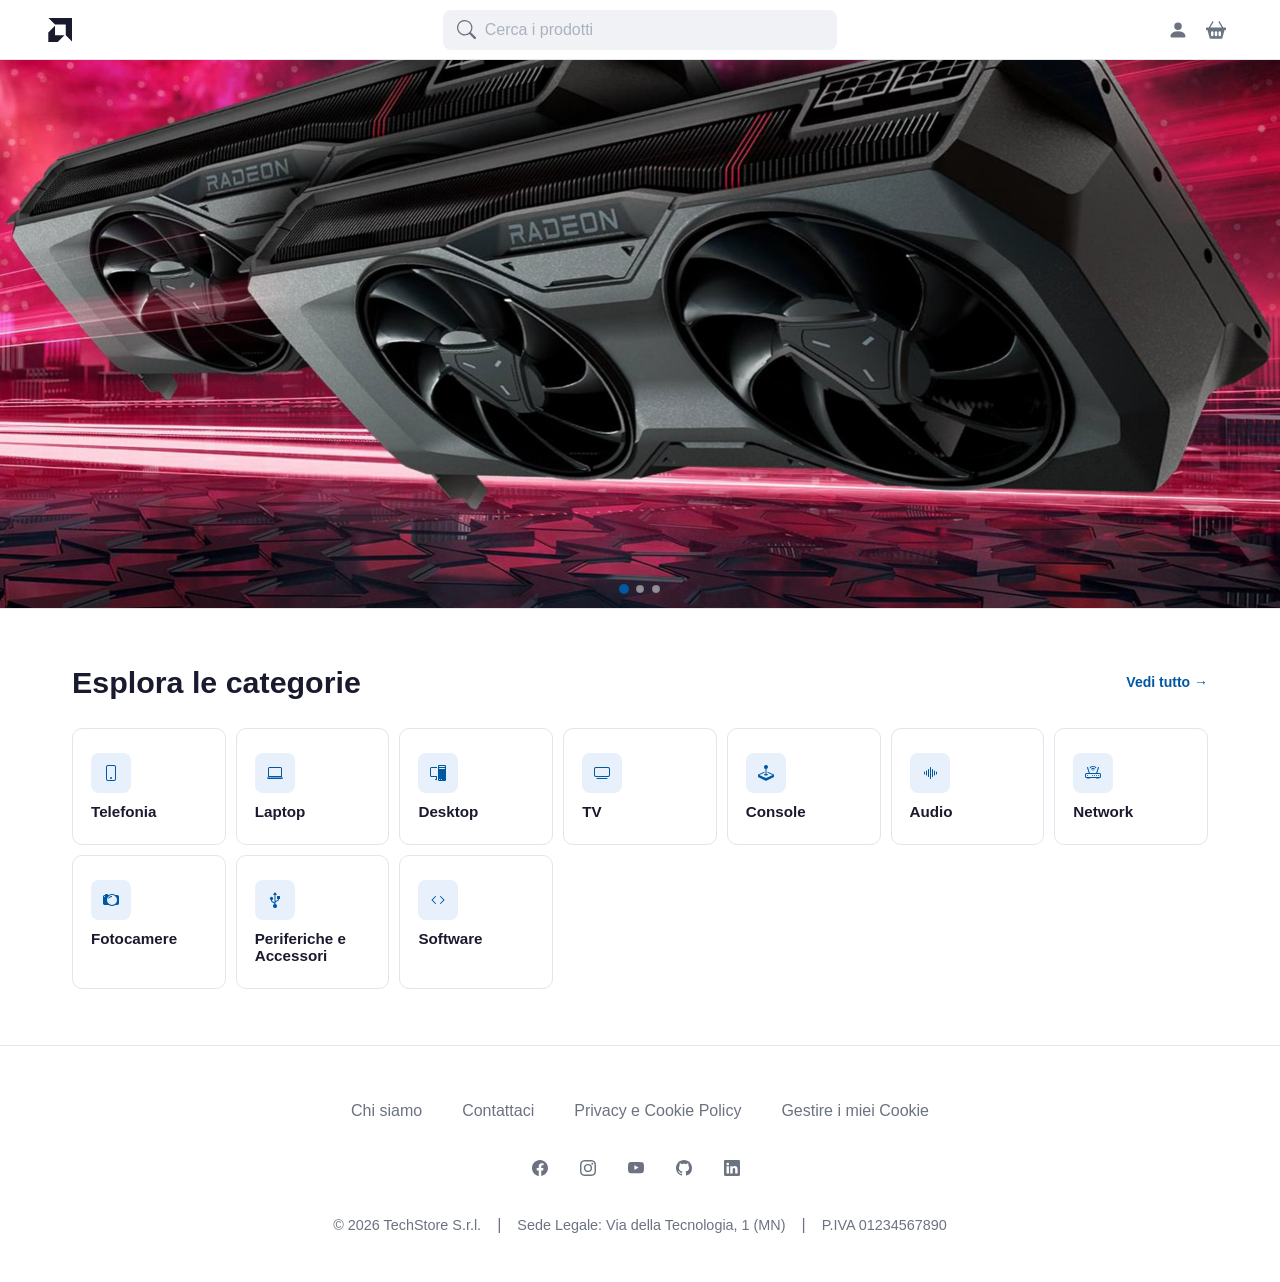
<file: index.html>
<!DOCTYPE html>
<html lang="it">
 <head>
  <meta charset="utf-8"/>
  <meta content="width=device-width,initial-scale=1.0" name="viewport"/>
  <title>TechStore</title>
  <link href="https://api.fontshare.com" rel="preconnect"/>
  <link href="https://api.fontshare.com/v2/css2?f[]=noorda@400,500,600,700&amp;display=swap" rel="stylesheet"/>
  <link href="style.css" rel="stylesheet"/>
 </head>
 <body>
  <!-- Navbar -->
  <nav class="navbar" id="navbar">
    <!-- Navbar left -->
   <div class="nav-left">
    <a class="nav-logo" href="index.html">
     <svg fill="currentColor" height="24" viewbox="0 0 16 16" width="24">
      <path d="m.334 0 4.358 4.359h7.15v7.15l4.358 4.358V0zM.2 9.72l4.487-4.488v6.281h6.28L6.48 16H.2z">
      </path>
     </svg>
    </a>
   </div>
   <!-- Navbar center -->
   <div class="nav-center">
    <input class="inputBox_container" id="searchInput" placeholder="Cerca i prodotti" type="search" aria-label="Cerca i prodotti" />
   </div>
   <!-- Navbar right -->
   <div class="nav-right">
    <a href="login.html" class="nav-icon-btn" aria-label="Accedi al Login">
      <svg class="icon" width="20" height="20" viewBox="0 0 16 16" fill="currentColor">
        <path d="M3 14s-1 0-1-1 1-4 6-4 6 3 6 4-1 1-1 1zm5-6a3 3 0 1 0 0-6 3 3 0 0 0 0 6"/>
      </svg>
    </a>
    <a href="cart.html" class="nav-icon-btn" aria-label="Visualizza Carrello">
      <svg class="icon" width="20" height="20" viewBox="0 0 16 16" fill="currentColor">
        <path d="M5.929 1.757a.5.5 0 1 0-.858-.514L2.217 6H.5a.5.5 0 0 0-.5.5v1a.5.5 0 0 0 .5.5h.623l1.844 6.456A.75.75 0 0 0 3.69 15h8.622a.75.75 0 0 0 .722-.544L14.877 8h.623a.5.5 0 0 0 .5-.5v-1a.5.5 0 0 0-.5-.5h-1.717L10.93 1.243a.5.5 0 1 0-.858.514L12.617 6H3.383zM4 10a1 1 0 0 1 2 0v2a1 1 0 1 1-2 0zm3 0a1 1 0 0 1 2 0v2a1 1 0 1 1-2 0zm4-1a1 1 0 0 1 1 1v2a1 1 0 1 1-2 0v-2a1 1 0 0 1 1-1"/>
      </svg>
    </a>
   </div>
  </nav>
  
  <!-- Carosello -->
  <section class="carousel" id="heroCarousel">
   <div class="carousel-track" id="carouselTrack">
    
    <div class="carousel-slide">
     <a href="prodotto1.html" class="slide-visual" draggable="false">
      <img alt="AMD Radeon RX 9070 XT" src="AMD-Radeon-RX-9070-XT.jpg" draggable="false"/>
     </a>
    </div>

    <div class="carousel-slide">
     <a href="prodotto2.html" class="slide-visual" draggable="false">
      <img alt="Fractal North XL" src="Fractal_North_XL.jpg" draggable="false"/>
     </a>
    </div>

    <div class="carousel-slide">
     <a href="prodotto3.html" class="slide-visual" draggable="false">
      <img alt="Steam Deck OLED" src="Steam-Deck-OLED-black.jpg" draggable="false"/>
     </a>
    </div>

   </div>
   <div class="carousel-dots" id="carouselDots">
    <button class="carousel-dot active" data-index="0"></button>
    <button class="carousel-dot" data-index="1"></button>
    <button class="carousel-dot" data-index="2"></button>
   </div>
  </section>

  <main>
  <!-- Categorie -->
  <div class="section">
    <div class="section-header">
      <div>
       <h2 class="section-title">Esplora le categorie</h2>
      </div>
     <a class="link-more" href="">Vedi tutto &#8594;</a>
    </div>
    <div class="category-grid">
     <a href="#" class="category-card">
      <div class="cat-icon">
       <svg fill="currentColor" height="16" viewbox="0 0 16 16" width="16"><path d="M11 1a1 1 0 0 1 1 1v12a1 1 0 0 1-1 1H5a1 1 0 0 1-1-1V2a1 1 0 0 1 1-1zM5 0a2 2 0 0 0-2 2v12a2 2 0 0 0 2 2h6a2 2 0 0 0 2-2V2a2 2 0 0 0-2-2z"></path><path d="M8 14a1 1 0 1 0 0-2 1 1 0 0 0 0 2"></path></svg>
      </div>
      <span class="cat-name">Telefonia</span>
     </a>
     
     <a href="#" class="category-card">
      <div class="cat-icon">
       <svg fill="currentColor" height="16" viewbox="0 0 16 16" width="16"><path d="M13.5 3a.5.5 0 0 1 .5.5V11H2V3.5a.5.5 0 0 1 .5-.5zm-11-1A1.5 1.5 0 0 0 1 3.5V12h14V3.5A1.5 1.5 0 0 0 13.5 2zM0 12.5h16a1.5 1.5 0 0 1-1.5 1.5h-13A1.5 1.5 0 0 1 0 12.5"></path></svg>
      </div>
      <span class="cat-name">Laptop</span>
     </a>
     
     <a href="#" class="category-card">
      <div class="cat-icon">
       <svg fill="currentColor" height="16" viewbox="0 0 16 16" width="16"><path d="M8 1a1 1 0 0 1 1-1h6a1 1 0 0 1 1 1v14a1 1 0 0 1-1 1H9a1 1 0 0 1-1-1zm1 13.5a.5.5 0 1 0 1 0 .5.5 0 0 0-1 0m2 0a.5.5 0 1 0 1 0 .5.5 0 0 0-1 0M9.5 1a.5.5 0 0 0 0 1h5a.5.5 0 0 0 0-1zM9 3.5a.5.5 0 0 0 .5.5h5a.5.5 0 0 0 0-1h-5a.5.5 0 0 0-.5.5M1.5 2A1.5 1.5 0 0 0 0 3.5v7A1.5 1.5 0 0 0 1.5 12H6v2h-.5a.5.5 0 0 0 0 1H7v-4H1.5a.5.5 0 0 1-.5-.5v-7a.5.5 0 0 1 .5-.5H7V2z"></path></svg>
      </div>
      <span class="cat-name">Desktop</span>
     </a>
     
     <a href="#" class="category-card">
      <div class="cat-icon">
       <svg fill="currentColor" height="16" viewbox="0 0 16 16" width="16"><path d="M2.5 13.5A.5.5 0 0 1 3 13h10a.5.5 0 0 1 0 1H3a.5.5 0 0 1-.5-.5M13.991 3l.024.001a1.5 1.5 0 0 1 .538.143.76.76 0 0 1 .302.254c.067.1.145.277.145.602v5.991l-.001.024a1.5 1.5 0 0 1-.143.538.76.76 0 0 1-.254.302c-.1.067-.277.145-.602.145H2.009l-.024-.001a1.5 1.5 0 0 1-.538-.143.76.76 0 0 1-.302-.254C1.078 10.502 1 10.325 1 10V4.009l.001-.024a1.5 1.5 0 0 1 .143-.538.76.76 0 0 1 .254-.302C1.498 3.078 1.675 3 2 3zM14 2H2C0 2 0 4 0 4v6c0 2 2 2 2 2h12c2 0 2-2 2-2V4c0-2-2-2-2-2"></path></svg>
      </div>
      <span class="cat-name">TV</span>
     </a>
     
     <a href="#" class="category-card">
      <div class="cat-icon">
       <svg fill="currentColor" height="16" viewbox="0 0 16 16" width="16"><path d="M10 2a2 2 0 0 1-1.5 1.937v5.087c.863.083 1.5.377 1.5.726 0 .414-.895.75-2 .75s-2-.336-2-.75c0-.35.637-.643 1.5-.726V3.937A2 2 0 1 1 10 2"></path><path d="M0 9.665v1.717a1 1 0 0 0 .553.894l6.553 3.277a2 2 0 0 0 1.788 0l6.553-3.277a1 1 0 0 0 .553-.894V9.665c0-.1-.06-.19-.152-.23L9.5 6.715v.993l5.227 2.178a.125.125 0 0 1 .001.23l-5.94 2.546a2 2 0 0 1-1.576 0l-5.94-2.546a.125.125 0 0 1 .001-.23L6.5 7.708l-.013-.988L.152 9.435a.25.25 0 0 0-.152.23"></path></svg>
      </div>
      <span class="cat-name">Console</span>
     </a>
     
     <a href="#" class="category-card">
      <div class="cat-icon">
       <svg fill="currentColor" height="16" viewbox="0 0 16 16" width="16"><path d="M8.5 2a.5.5 0 0 1 .5.5v11a.5.5 0 0 1-1 0v-11a.5.5 0 0 1 .5-.5m-2 2a.5.5 0 0 1 .5.5v7a.5.5 0 0 1-1 0v-7a.5.5 0 0 1 .5-.5m4 0a.5.5 0 0 1 .5.5v7a.5.5 0 0 1-1 0v-7a.5.5 0 0 1 .5-.5m-6 1.5A.5.5 0 0 1 5 6v4a.5.5 0 0 1-1 0V6a.5.5 0 0 1 .5-.5m8 0a.5.5 0 0 1 .5.5v4a.5.5 0 0 1-1 0V6a.5.5 0 0 1 .5-.5m-10 1A.5.5 0 0 1 3 7v2a.5.5 0 0 1-1 0V7a.5.5 0 0 1 .5-.5m12 0a.5.5 0 0 1 .5.5v2a.5.5 0 0 1-1 0V7a.5.5 0 0 1 .5-.5" fill-rule="evenodd"></path></svg>
      </div>
      <span class="cat-name">Audio</span>
     </a>
     
     <a href="#" class="category-card">
      <div class="cat-icon">
       <svg fill="currentColor" height="16" viewbox="0 0 16 16" width="16"><path d="M5.525 3.025a3.5 3.5 0 0 1 4.95 0 .5.5 0 1 0 .707-.707 4.5 4.5 0 0 0-6.364 0 .5.5 0 0 0 .707.707"></path><path d="M6.94 4.44a1.5 1.5 0 0 1 2.12 0 .5.5 0 0 0 .708-.708 2.5 2.5 0 0 0-3.536 0 .5.5 0 0 0 .707.707ZM2.5 11a.5.5 0 1 1 0-1 .5.5 0 0 1 0 1m4.5-.5a.5.5 0 1 0 1 0 .5.5 0 0 0-1 0m2.5.5a.5.5 0 1 1 0-1 .5.5 0 0 1 0 1m1.5-.5a.5.5 0 1 0 1 0 .5.5 0 0 0-1 0m2 0a.5.5 0 1 0 1 0 .5.5 0 0 0-1 0"></path><path d="M2.974 2.342a.5.5 0 1 0-.948.316L3.806 8H1.5A1.5 1.5 0 0 0 0 9.5v2A1.5 1.5 0 0 0 1.5 13H2a.5.5 0 0 0 .5.5h2A.5.5 0 0 0 5 13h6a.5.5 0 0 0 .5.5h2a.5.5 0 0 0 .5-.5h.5a1.5 1.5 0 0 0 1.5-1.5v-2A1.5 1.5 0 0 0 14.5 8h-2.306l1.78-5.342a.5.5 0 1 0-.948-.316L11.14 8H4.86zM14.5 9a.5.5 0 0 1 .5.5v2a.5.5 0 0 1-.5.5h-13a.5.5 0 0 1-.5-.5v-2a.5.5 0 0 1 .5-.5z"></path><path d="M8.5 5.5a.5.5 0 1 1-1 0 .5.5 0 0 1 1 0"></path></svg>
      </div>
      <span class="cat-name">Network</span>
     </a>
     
     <a href="#" class="category-card">
      <div class="cat-icon">
       <svg fill="currentColor" height="16" viewbox="0 0 16 16" width="16"><path d="M5 8c0-1.657 2.343-3 4-3V4a4 4 0 0 0-4 4"></path><path d="M12.318 3h2.015C15.253 3 16 3.746 16 4.667v6.666c0 .92-.746 1.667-1.667 1.667h-2.015A5.97 5.97 0 0 1 9 14a5.97 5.97 0 0 1-3.318-1H1.667C.747 13 0 12.254 0 11.333V4.667C0 3.747.746 3 1.667 3H2a1 1 0 0 1 1-1h1a1 1 0 0 1 1 1h.682A5.97 5.97 0 0 1 9 2c1.227 0 2.367.368 3.318 1M2 4.5a.5.5 0 1 0-1 0 .5.5 0 0 0 1 0M14 8A5 5 0 1 0 4 8a5 5 0 0 0 10 0"></path></svg>
      </div>
      <span class="cat-name">Fotocamere</span>
     </a>
     
     <a href="#" class="category-card">
      <div class="cat-icon">
       <svg fill="currentColor" height="16" viewbox="0 0 16 16" width="16"><path d="m7.792.312-1.533 2.3A.25.25 0 0 0 6.467 3H7.5v7.319a2.5 2.5 0 0 0-.515-.298L5.909 9.56A1.5 1.5 0 0 1 5 8.18v-.266a1.5 1.5 0 1 0-1 0v.266a2.5 2.5 0 0 0 1.515 2.298l1.076.461a1.5 1.5 0 0 1 .888 1.129 2.001 2.001 0 1 0 1.021-.006v-.902a1.5 1.5 0 0 1 .756-1.303l1.484-.848A2.5 2.5 0 0 0 11.995 7h.755a.25.25 0 0 0 .25-.25v-2.5a.25.25 0 0 0-.25-.25h-2.5a.25.25 0 0 0-.25.25v2.5c0 .138.112.25.25.25h.741a1.5 1.5 0 0 1-.747 1.142L8.76 8.99a3 3 0 0 0-.26.17V3h1.033a.25.25 0 0 0 .208-.389L8.208.312a.25.25 0 0 0-.416 0"></path></svg>
      </div>
      <span class="cat-name">Periferiche e Accessori</span>
     </a>
     
     <a href="#" class="category-card">
      <div class="cat-icon">
       <svg fill="currentColor" height="16" viewbox="0 0 16 16" width="16"><path d="M5.854 4.854a.5.5 0 1 0-.708-.708l-3.5 3.5a.5.5 0 0 0 0 .708l3.5 3.5a.5.5 0 0 0 .708-.708L2.707 8zm4.292 0a.5.5 0 0 1 .708-.708l3.5 3.5a.5.5 0 0 1 0 .708l-3.5 3.5a.5.5 0 0 1-.708-.708L13.293 8z"></path></svg>
      </div>
      <span class="cat-name">Software</span>
     </a>
    </div>
  </div>
  </main>
  
  <footer class="site-footer">
    <div class="footer-container">
      <nav class="footer-nav" aria-label="Footer">
        <div class="nav-link"><a href="#">Chi siamo</a></div>
        <div class="nav-link"><a href="#">Contattaci</a></div>
        <div class="nav-link"><a href="#">Privacy e Cookie Policy</a></div>
        <div class="nav-link"><a href="#">Gestire i miei Cookie</a></div>
      </nav>
      
      <div class="footer-socials">
        <a aria-label="Facebook" href="#" class="social-link"><svg class="social-icon" fill="currentColor" viewBox="0 0 24 24" aria-hidden="true"><path d="M16 8.049c0-4.446-3.582-8.05-8-8.05C3.58 0-.002 3.603-.002 8.05c0 4.017 2.926 7.347 6.75 7.951v-5.625h-2.03V8.05H6.75V6.275c0-2.017 1.195-3.131 3.022-3.131.876 0 1.791.157 1.791.157v1.98h-1.009c-.993 0-1.303.621-1.303 1.258v1.51h2.218l-.354 2.326H9.25V16c3.824-.604 6.75-3.934 6.75-7.951"/></svg></a>
        <a aria-label="Instagram" href="#" class="social-link"><svg class="social-icon" fill="currentColor" viewBox="0 0 24 24" aria-hidden="true"><path d="M8 0C5.829 0 5.556.01 4.703.048 3.85.088 3.269.222 2.76.42a3.9 3.9 0 0 0-1.417.923A3.9 3.9 0 0 0 .42 2.76C.222 3.268.087 3.85.048 4.7.01 5.555 0 5.827 0 8.001c0 2.172.01 2.444.048 3.297.04.852.174 1.433.372 1.942.205.526.478.972.923 1.417.444.445.89.719 1.416.923.51.198 1.09.333 1.942.372C5.555 15.99 5.827 16 8 16s2.444-.01 3.298-.048c.851-.04 1.434-.174 1.943-.372a3.9 3.9 0 0 0 1.416-.923c.445-.445.718-.891.923-1.417.197-.509.332-1.09.372-1.942C15.99 10.445 16 10.173 16 8s-.01-2.445-.048-3.299c-.04-.851-.175-1.433-.372-1.941a3.9 3.9 0 0 0-.923-1.417A3.9 3.9 0 0 0 13.24.42c-.51-.198-1.092-.333-1.943-.372C10.443.01 10.172 0 7.998 0zm-.717 1.442h.718c2.136 0 2.389.007 3.232.046.78.035 1.204.166 1.486.275.373.145.64.319.92.599s.453.546.598.92c.11.281.24.705.275 1.485.039.843.047 1.096.047 3.231s-.008 2.389-.047 3.232c-.035.78-.166 1.203-.275 1.485a2.5 2.5 0 0 1-.599.919c-.28.28-.546.453-.92.598-.28.11-.704.24-1.485.276-.843.038-1.096.047-3.232.047s-2.39-.009-3.233-.047c-.78-.036-1.203-.166-1.485-.276a2.5 2.5 0 0 1-.92-.598 2.5 2.5 0 0 1-.6-.92c-.109-.281-.24-.705-.275-1.485-.038-.843-.046-1.096-.046-3.233s.008-2.388.046-3.231c.036-.78.166-1.204.276-1.486.145-.373.319-.64.599-.92s.546-.453.92-.598c.282-.11.705-.24 1.485-.276.738-.034 1.024-.044 2.515-.045zm4.988 1.328a.96.96 0 1 0 0 1.92.96.96 0 0 0 0-1.92m-4.27 1.122a4.109 4.109 0 1 0 0 8.217 4.109 4.109 0 0 0 0-8.217m0 1.441a2.667 2.667 0 1 1 0 5.334 2.667 2.667 0 0 1 0-5.334"/></svg></a>
        <a aria-label="YouTube" href="#" class="social-link"><svg class="social-icon" fill="currentColor" viewBox="0 0 24 24" aria-hidden="true"><path d="M8.051 1.999h.089c.822.003 4.987.033 6.11.335a2.01 2.01 0 0 1 1.415 1.42c.101.38.172.883.22 1.402l.01.104.022.26.008.104c.065.914.073 1.77.074 1.957v.075c-.001.194-.01 1.108-.082 2.06l-.008.105-.009.104c-.05.572-.124 1.14-.235 1.558a2.01 2.01 0 0 1-1.415 1.42c-1.16.312-5.569.334-6.18.335h-.142c-.309 0-1.587-.006-2.927-.052l-.17-.006-.087-.004-.171-.007-.171-.007c-1.11-.049-2.167-.128-2.654-.26a2.01 2.01 0 0 1-1.415-1.419c-.111-.417-.185-.986-.235-1.558L.09 9.82l-.008-.104A31 31 0 0 1 0 7.68v-.123c.002-.215.01-.958.064-1.778l.007-.103.003-.052.008-.104.022-.26.01-.104c.048-.519.119-1.023.22-1.402a2.01 2.01 0 0 1 1.415-1.42c.487-.13 1.544-.21 2.654-.26l.17-.007.172-.006.086-.003.171-.007A100 100 0 0 1 7.858 2zM6.4 5.209v4.818l4.157-2.408z"/></svg></a>
        <a aria-label="GitHub" href="#" class="social-link"><svg class="social-icon" fill="currentColor" viewBox="0 0 24 24" aria-hidden="true"><path d="M8 0C3.58 0 0 3.58 0 8c0 3.54 2.29 6.53 5.47 7.59.4.07.55-.17.55-.38 0-.19-.01-.82-.01-1.49-2.01.37-2.53-.49-2.69-.94-.09-.23-.48-.94-.82-1.13-.28-.15-.68-.52-.01-.53.63-.01 1.08.58 1.23.82.72 1.21 1.87.87 2.33.66.07-.52.28-.87.51-1.07-1.78-.2-3.64-.89-3.64-3.95 0-.87.31-1.59.82-2.15-.08-.2-.36-1.02.08-2.12 0 0 .67-.21 2.2.82.64-.18 1.32-.27 2-.27s1.36.09 2 .27c1.53-1.04 2.2-.82 2.2-.82.44 1.1.16 1.92.08 2.12.51.56.82 1.27.82 2.15 0 3.07-1.87 3.75-3.65 3.95.29.25.54.73.54 1.48 0 1.07-.01 1.93-.01 2.2 0 .21.15.46.55.38A8.01 8.01 0 0 0 16 8c0-4.42-3.58-8-8-8"/></svg></a>
        <a aria-label="LinkedIn" href="#" class="social-link"><svg class="social-icon" fill="currentColor" viewBox="0 0 24 24" aria-hidden="true"><path d="M0 1.146C0 .513.526 0 1.175 0h13.65C15.474 0 16 .513 16 1.146v13.708c0 .633-.526 1.146-1.175 1.146H1.175C.526 16 0 15.487 0 14.854zm4.943 12.248V6.169H2.542v7.225zm-1.2-8.212c.837 0 1.358-.554 1.358-1.248-.015-.709-.52-1.248-1.342-1.248S2.4 3.226 2.4 3.934c0 .694.521 1.248 1.327 1.248zm4.908 8.212V9.359c0-.216.016-.432.08-.586.173-.431.568-.878 1.232-.878.869 0 1.216.662 1.216 1.634v3.865h2.401V9.25c0-2.22-1.184-3.252-2.764-3.252-1.274 0-1.845.7-2.165 1.193v.025h-.016l.016-.025V6.169h-2.4c.03.678 0 7.225 0 7.225z"/></svg></a>
      </div>  
      
      <div class="footer-info-wrapper">
        <p class="footer-info">&copy; 2026 TechStore S.r.l.</p>
        <span class="footer-divider hidden-mobile">|</span>
        <p class="footer-info">Sede Legale: Via della Tecnologia, 1 (MN)</p>
        <span class="footer-divider hidden-mobile">|</span>
        <p class="footer-info">P.IVA 01234567890</p>
      </div>

    </div>
  </footer>
  <script src="script.js">
  </script>
 </body>
</html>
</file>
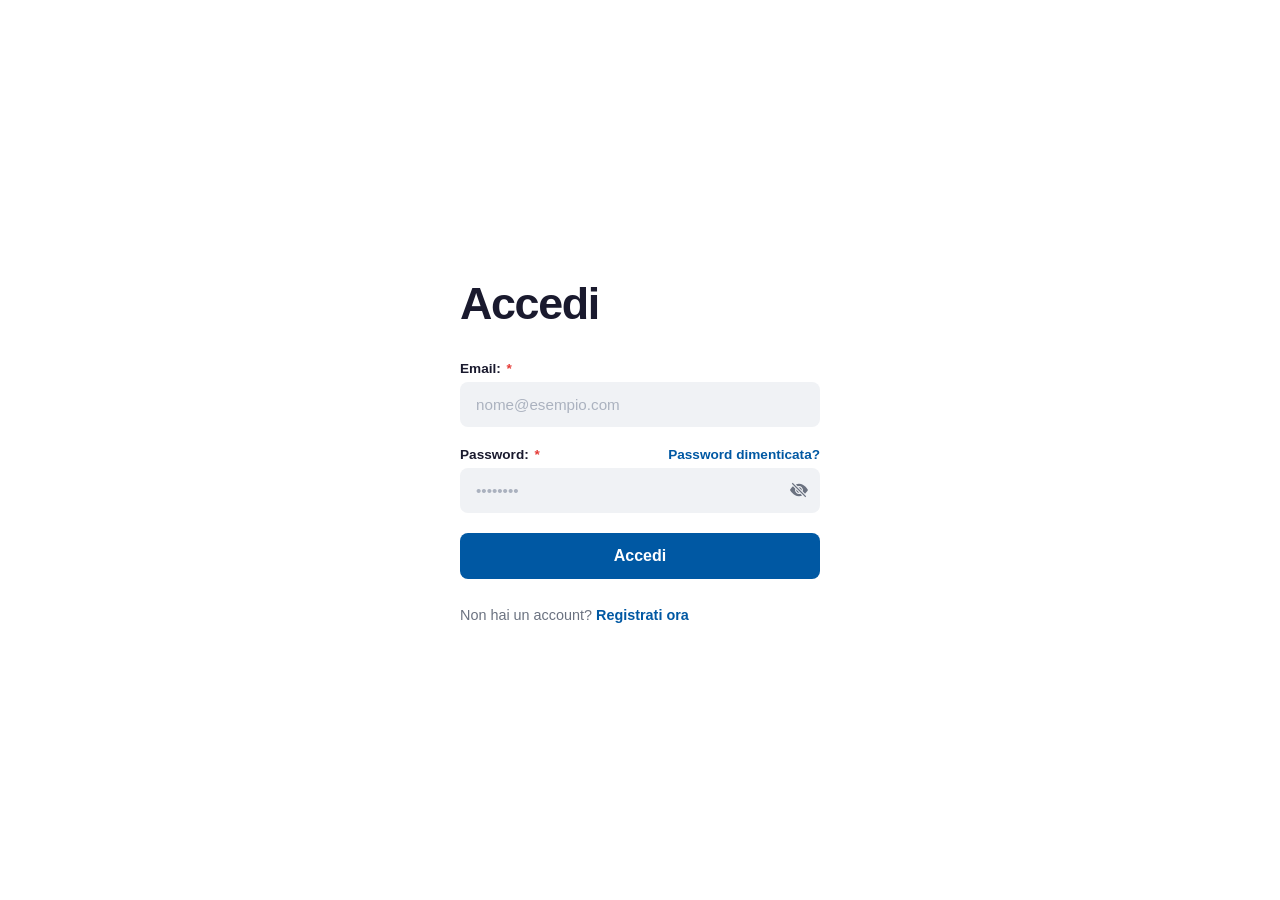
<file: login.html>
<!DOCTYPE html>
<html lang="it">
<head>
  <meta charset="UTF-8" />
  <meta name="viewport" content="width=device-width, initial-scale=1.0" />
  <title>Accedi · TechStore</title>
  <link rel="preconnect" href="https://api.fontshare.com" />
  <link href="https://api.fontshare.com/v2/css2?f[]=noorda@400,500,600,700&display=swap" rel="stylesheet" />
  <style>
    /* ═══════════════════════════════════════════════
       RESET & VARIABILI
    ═══════════════════════════════════════════════ */
    *, *::before, *::after { box-sizing: border-box; margin: 0; padding: 0; }

    :root {
      --clr-accent:             #0058a3;
      --clr-accent-hov:         #004080;
      --clr-bg:                 #ffffff;
      --clr-text:               #1a1a2e;
      --clr-muted:              #6b7280;
      
      /* Colori campi di input - Tema Chiaro */
      --clr-input-bg:           #f0f2f5;
      --clr-input-border:       transparent;
      --clr-input-focus-bg:     #ffffff;
      --clr-input-focus-border: #0058a3;
      --clr-placeholder:        #abb2bf;
      --calendar-icon-filter:   opacity(0.6);
      
      --font:                   'Noorda', sans-serif;
      --radius:                 8px;
    }

    body.dark-theme {
      --clr-bg:                 #121212;
      --clr-text:               #ffffff;
      --clr-muted:              #a0a0a0;
      
      /* Colori campi di input - Tema Scuro */
      --clr-input-bg:           #222222;
      --clr-input-border:       transparent;
      --clr-input-focus-bg:     #0a0a0a;
      --clr-input-focus-border: #555555;
      --clr-placeholder:        #7a8290;
      --calendar-icon-filter:   invert(1) opacity(0.6);
    }

    html, body { 
      font-family: var(--font); 
      background: var(--clr-bg); 
      color: var(--clr-text); 
      transition: background-color 0.3s, color 0.3s;
    }

    /* ═══════════════════════════════════════════════
       LAYOUT
    ═══════════════════════════════════════════════ */
    .page {
      display: flex;
      align-items: center;
      justify-content: center;
      min-height: 100dvh;
      padding: 20px;
    }

    .auth-container {
      width: 100%;
      max-width: 400px;
      padding: 20px;
    }

    .form-header { 
      margin-bottom: 32px; 
      text-align: left; 
    }
    
    .form-header h1 {
      font-size: clamp(2rem, 4vw, 2.8rem); 
      font-weight: 700;
      letter-spacing: -0.03em; 
      color: var(--clr-text);
    }

    /* ═══════════════════════════════════════════════
       FORM E INPUTS
    ═══════════════════════════════════════════════ */
    .form-group { display: flex; flex-direction: column; gap: 6px; margin-bottom: 20px; }
    .form-group-top { display: flex; justify-content: space-between; align-items: center; }

    label {
      font-size: 0.85rem; 
      font-weight: 600; 
      color: var(--clr-text);
    }
    
    .required { color: #e53935; font-size: 1em; margin-left: 2px; }

    .link-forgot {
      font-size: 0.85rem; font-weight: 600; color: var(--clr-accent);
      text-decoration: none; transition: opacity 0.15s;
    }
    .link-forgot:hover { text-decoration: underline;}

    /* Stile Input unificato */
    input[type="email"], input[type="password"] {
      width: 100%; 
      padding: 12px 14px; 
      background-color: var(--clr-input-bg);
      border: 2px solid var(--clr-input-border); 
      border-radius: var(--radius);
      color: var(--clr-text); 
      font-family: var(--font); 
      font-size: 0.95rem;
      outline: none; 
      transition: background-color 0.2s, border-color 0.2s;
    }
    input:focus {
      background-color: var(--clr-input-focus-bg);
      border-color: var(--clr-input-focus-border);
    }
    input::placeholder { color: var(--clr-placeholder); opacity: 1; }

    /* PASSWORD TOGGLE */
    .input-wrap { position: relative; display: flex; align-items: center; }
    .input-wrap input { padding-right: 44px; }
    .toggle-pw {
      position: absolute; right: 12px; background: none; border: none; padding: 0;
      cursor: pointer; color: var(--clr-muted); display: flex; align-items: center;
      transition: color 0.15s; line-height: 0;
    }
    .toggle-pw:hover { color: var(--clr-text); }

    /* BOTTONE SUBMIT */
    .btn-submit {
      display: block; width: 100%; padding: 14px; margin-top: 16px;
      background: var(--clr-accent); border: none; border-radius: var(--radius);
      color: #fff; font-family: var(--font); font-size: 1rem; font-weight: 700;
      cursor: pointer; transition: background 0.15s, transform 0.1s;
    }
    .btn-submit:hover  { background: var(--clr-accent-hov); }
    .btn-submit:active { transform: scale(0.99); }

    .auth-footer { margin-top: 28px; text-align: left; font-size: 0.9rem; color: var(--clr-muted); }
    .auth-footer a { color: var(--clr-accent); text-decoration: none; font-weight: 600; }
    .auth-footer a:hover { text-decoration: underline; }

  </style>
</head>
<body>

  <script>
    if (localStorage.getItem('theme') === 'dark') {
      document.body.classList.add('dark-theme');
    }
  </script>

  <div class="page">
    <div class="auth-container">

      <div class="form-header">
        <h1>Accedi</h1>
      </div>

      <form action="#" method="POST">
        <div class="form-group">
          <label for="email">Email: <span class="required">*</span></label>
          <input type="email" id="email" placeholder="nome@esempio.com" autocomplete="email" required />
        </div>

        <div class="form-group">
          <div class="form-group-top">
            <label for="password">Password: <span class="required">*</span></label>
            <a href="#" class="link-forgot">Password dimenticata?</a>
          </div>
          <div class="input-wrap">
            <input type="password" id="password" placeholder="••••••••" autocomplete="current-password" required />
            <button class="toggle-pw" type="button" aria-label="Mostra password" onclick="togglePw(this,'pw1')">
              <svg id="pw1-hide" width="18" height="18" fill="currentColor" viewBox="0 0 16 16">
                <path d="m10.79 12.912-1.614-1.615a3.5 3.5 0 0 1-4.474-4.474l-2.06-2.06C.938 6.278 0 8 0 8s3 5.5 8 5.5a7 7 0 0 0 2.79-.588M5.21 3.088A7 7 0 0 1 8 2.5c5 0 8 5.5 8 5.5s-.939 1.721-2.641 3.238l-2.062-2.062a3.5 3.5 0 0 0-4.474-4.474z"/>
                <path d="M5.525 7.646a2.5 2.5 0 0 0 2.829 2.829zm4.95.708-2.829-2.83a2.5 2.5 0 0 1 2.829 2.829zm3.171 6-12-12 .708-.708 12 12z"/>
              </svg>
              <svg id="pw1-show" width="18" height="18" fill="currentColor" viewBox="0 0 16 16" style="display:none">
                <path d="M10.5 8a2.5 2.5 0 1 1-5 0 2.5 2.5 0 0 1 5 0"/>
                <path d="M0 8s3-5.5 8-5.5S16 8 16 8s-3 5.5-8 5.5S0 8 0 8m8 3.5a3.5 3.5 0 1 0 0-7 3.5 3.5 0 0 0 0 7"/>
              </svg>
            </button>
          </div>
        </div>

        <button class="btn-submit" type="submit">Accedi</button>
      </form>

      <p class="auth-footer">
        Non hai un account? <a href="register.html">Registrati ora</a>
      </p>
    </div>
  </div>

  <script>
    function togglePw(btn, id) {
      const input   = btn.closest('.input-wrap').querySelector('input');
      const visible = input.type === 'password';
      input.type = visible ? 'text' : 'password';
      document.getElementById(id + '-hide').style.display = visible ? 'none' : '';
      document.getElementById(id + '-show').style.display = visible ? ''     : 'none';
      btn.setAttribute('aria-label', visible ? 'Nascondi password' : 'Mostra password');
    }
  </script>
</body>
</html>
</file>
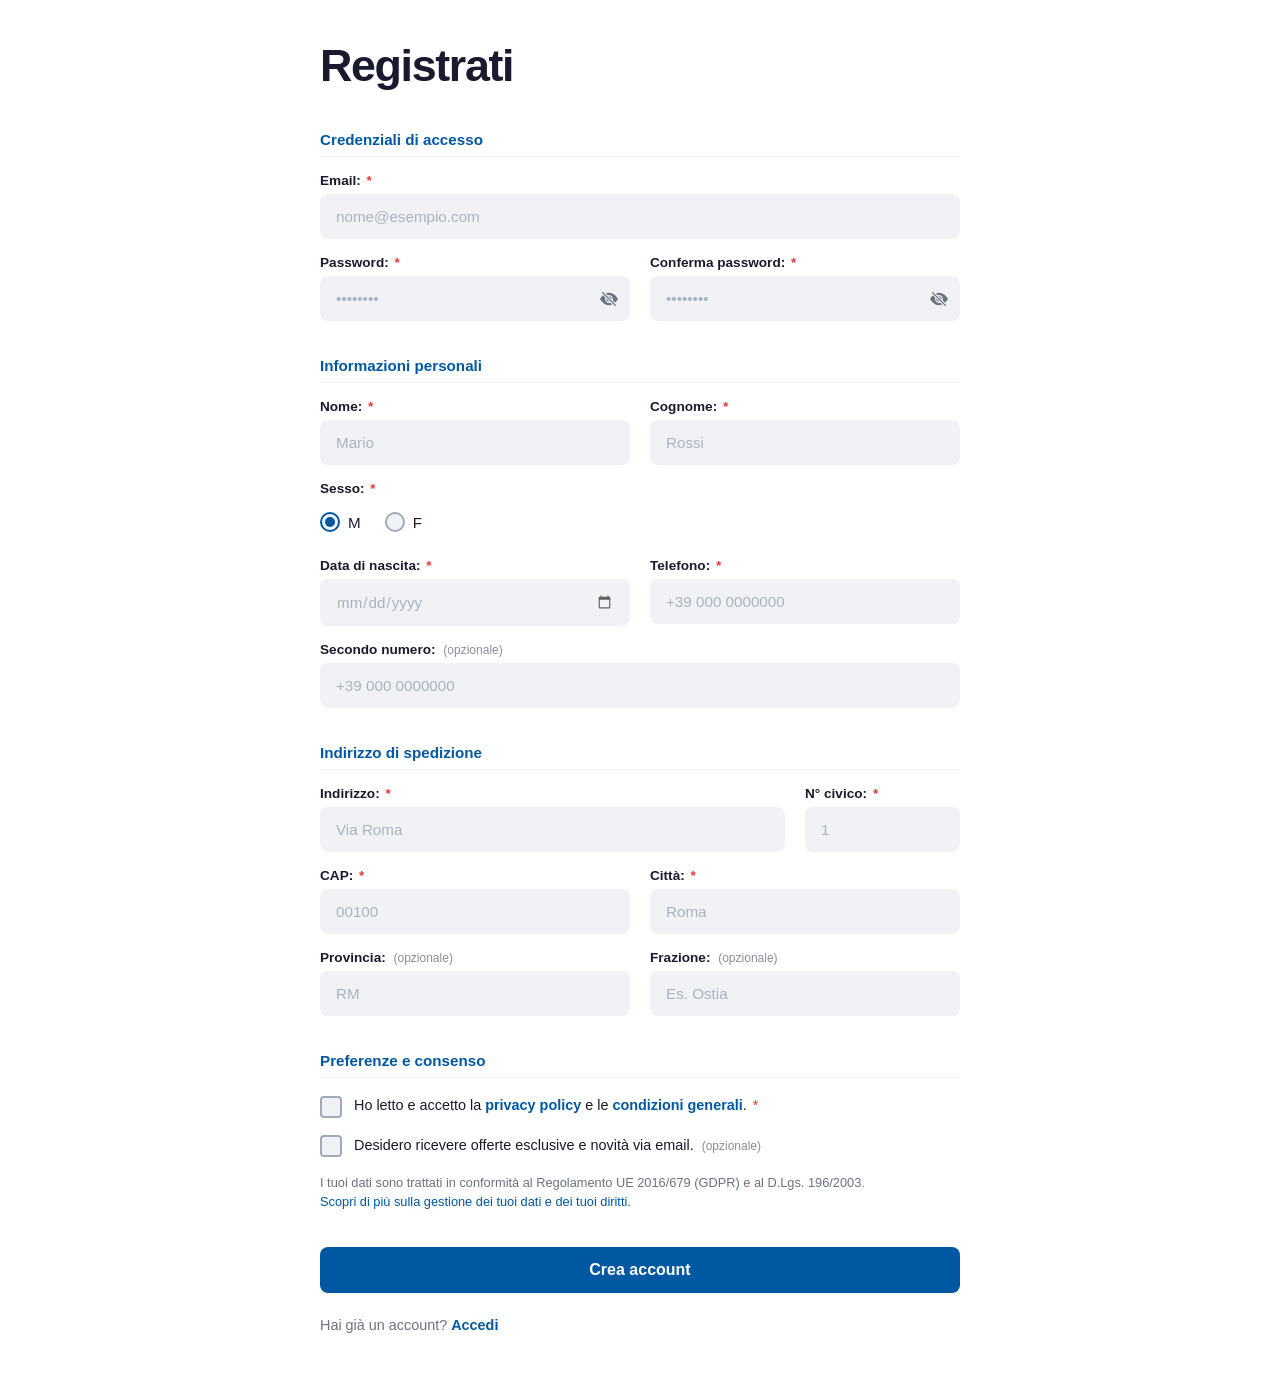
<file: register.html>
<!DOCTYPE html>
<html lang="it">
<head>
  <meta charset="UTF-8" />
  <meta name="viewport" content="width=device-width, initial-scale=1.0" />
  <title>Registrati · TechStore</title>
  <link rel="preconnect" href="https://api.fontshare.com" />
  <link href="https://api.fontshare.com/v2/css2?f[]=noorda@400,500,600,700&display=swap" rel="stylesheet" />
  <style>
    /* ═══════════════════════════════════════════════
       RESET & VARIABILI
    ═══════════════════════════════════════════════ */
    *, *::before, *::after { box-sizing: border-box; margin: 0; padding: 0; }

    :root {
      --clr-accent:             #0058a3;
      --clr-accent-hov:         #004080;
      --clr-bg:                 #ffffff;
      --clr-text:               #1a1a2e;
      --clr-muted:              #6b7280;
      
      /* Colori campi di input - Tema Chiaro */
      --clr-input-bg:           #f0f2f5;
      --clr-input-border:       transparent;
      --clr-input-focus-bg:     #ffffff;
      --clr-input-focus-border: #0058a3;
      --clr-placeholder:        #abb2bf;
      --calendar-icon-filter:   opacity(0.6);
      
      --font:                   'Noorda', sans-serif;
      --radius:                 8px;
    }

    body.dark-theme {
      --clr-bg:                 #121212;
      --clr-text:               #ffffff;
      --clr-muted:              #a0a0a0;
      
      /* Colori campi di input - Tema Scuro */
      --clr-input-bg:           #222222;
      --clr-input-border:       transparent;
      --clr-input-focus-bg:     #0a0a0a;
      --clr-input-focus-border: #555555;
      --clr-placeholder:        #7a8290;
      --calendar-icon-filter:   invert(1) opacity(0.6);
    }

    html, body { 
      font-family: var(--font); 
      background: var(--clr-bg); 
      color: var(--clr-text); 
      transition: background-color 0.3s, color 0.3s;
    }

    /* ═══════════════════════════════════════════════
       LAYOUT
    ═══════════════════════════════════════════════ */
    .page {
      display: flex;
      align-items: center;
      justify-content: center;
      min-height: 100dvh;
      padding: 40px 20px;
    }

    .auth-container {
      width: 100%;
      max-width: 640px; 
    }

    .form-header { 
      margin-bottom: 40px; 
      text-align: left; 
    }
    
    .form-header h1 {
      font-size: clamp(2rem, 4vw, 2.8rem); 
      font-weight: 700;
      letter-spacing: -0.03em; 
      color: var(--clr-text);
    }

    /* ═══════════════════════════════════════════════
       SEZIONI FORM E GRIGLIA
    ═══════════════════════════════════════════════ */
    .form-section { margin-bottom: 36px; }
    .form-section-title {
      font-size: 0.95rem; font-weight: 700;
      color: var(--clr-accent); margin-bottom: 16px; padding-bottom: 8px;
      border-bottom: 1px solid var(--clr-input-bg);
    }

    .field-grid {
      display: grid; grid-template-columns: 1fr 1fr; gap: 16px 20px;
    }
    .field-grid .full { grid-column: 1 / -1; }
    
    .field-grid-address {
      display: grid; grid-template-columns: 3fr 1fr; gap: 16px 20px; grid-column: 1 / -1;
    }

    .form-group { display: flex; flex-direction: column; gap: 6px; }
    
    label {
      font-size: 0.85rem; 
      font-weight: 600; 
      color: var(--clr-text);
    }

    .required { color: #e53935; font-size: 1em; margin-left: 2px; }
    
    .optional {
      font-size: 0.75rem; font-weight: 400; color: var(--clr-muted); opacity: 0.8;
      margin-left: 4px;
    }

    /* ═══════════════════════════════════════════════
       INPUTS, DATE & RADIO BUTTONS
    ═══════════════════════════════════════════════ */
    input[type="text"], input[type="email"], input[type="password"],
    input[type="tel"], input[type="date"] {
      width: 100%; 
      padding: 12px 14px; 
      background-color: var(--clr-input-bg);
      border: 2px solid var(--clr-input-border); 
      border-radius: var(--radius);
      color: var(--clr-text); 
      font-family: var(--font); 
      font-size: 0.95rem;
      outline: none; 
      transition: background-color 0.2s, border-color 0.2s;
    }
    input:focus {
      background-color: var(--clr-input-focus-bg);
      border-color: var(--clr-input-focus-border);
    }
    input::placeholder { color: var(--clr-placeholder); opacity: 1; }

    /* Fix specifico per il placeholder del campo DATE */
    input[type="date"]:invalid {
      color: var(--clr-placeholder);
    }
    /* Fix per l'icona calendario nel tema chiaro/scuro */
    input[type="date"]::-webkit-calendar-picker-indicator {
      filter: var(--calendar-icon-filter);
      cursor: pointer;
    }

    /* RADIO BUTTONS */
    .radio-group { display: flex; gap: 24px; padding: 10px 0; align-items: center; }
    .radio-label {
      display: flex; align-items: center; gap: 8px; font-size: 0.95rem;
      font-weight: 500; color: var(--clr-text); cursor: pointer;
    }
    .radio-label input[type="radio"] {
      appearance: none; margin: 0; width: 20px; height: 20px;
      border: 2px solid #a0aab8; border-radius: 50%;
      display: grid; place-content: center; transition: border-color 0.2s; 
      background-color: var(--clr-input-bg);
    }
    .radio-label input[type="radio"]::before {
      content: ""; width: 10px; height: 10px; border-radius: 50%;
      transform: scale(0); transition: 120ms transform ease-in-out;
      box-shadow: inset 10px 10px var(--clr-accent);
    }
    .radio-label input[type="radio"]:checked { border-color: var(--clr-accent); }
    .radio-label input[type="radio"]:checked::before { transform: scale(1); }

    /* PASSWORD TOGGLE */
    .input-wrap { position: relative; display: flex; align-items: center; }
    .input-wrap input { padding-right: 44px; }
    .toggle-pw {
      position: absolute; right: 12px; background: none; border: none; padding: 0;
      cursor: pointer; color: var(--clr-muted); display: flex; align-items: center;
      transition: color 0.15s; line-height: 0;
    }
    .toggle-pw:hover { color: var(--clr-text); }

    /* ═══════════════════════════════════════════════
       CHECKBOX IOS-STYLE E NOTE
    ═══════════════════════════════════════════════ */
    .ios-checkbox {
      --checkbox-size:   22px;
      --checkbox-color:  #22c55e;
      --checkbox-bg:     #dcfce7;
      position: relative; display: inline-block; cursor: pointer;
      user-select: none; flex-shrink: 0;
    }
    .ios-checkbox input { display: none; }
    .checkbox-wrapper {
      position: relative; width: var(--checkbox-size); height: var(--checkbox-size);
      border-radius: 4px; transition: transform 0.2s ease;
    }
    .checkbox-bg {
      position: absolute; inset: 0; border-radius: 4px; 
      border: 2px solid #a0aab8;
      background-color: var(--clr-input-bg); transition: all 0.2s ease;
    }
    body.dark-theme .checkbox-bg { border-color: #555555; }
    .checkbox-icon {
      position: absolute; inset: 0; margin: auto; width: 80%; height: 80%;
      color: white; transform: scale(0); transition: all 0.2s ease;
    }
    .check-path { stroke-dasharray: 40; stroke-dashoffset: 40; transition: stroke-dashoffset 0.3s ease 0.1s; }
    .ios-checkbox input:checked + .checkbox-wrapper .checkbox-bg {
      background: var(--checkbox-color); border-color: var(--checkbox-color);
    }
    .ios-checkbox input:checked + .checkbox-wrapper .checkbox-icon { transform: scale(1); }
    .ios-checkbox input:checked + .checkbox-wrapper .check-path { stroke-dashoffset: 0; }
    .ios-checkbox input:focus + .checkbox-wrapper .checkbox-bg { border-color: var(--clr-accent); }

    .consent-row { display: flex; align-items: flex-start; gap: 12px; margin-bottom: 16px; }
    .consent-row .ios-checkbox { margin-top: 0.1em; }
    .consent-text { font-size: 0.9rem; color: var(--clr-text); line-height: 1.6; }
    .consent-text a { text-decoration: none; }
    .consent-text a:hover { text-decoration: underline; }
    
    .gdpr-note { font-size: 0.8rem; color: var(--clr-muted); line-height: 1.5; margin-top: 12px; }
    .gdpr-note a { color: var(--clr-accent); text-decoration: none; }
    .gdpr-note a:hover { text-decoration: underline; }

    /* BOTTONE SUBMIT E FOOTER */
    .btn-submit {
      display: block; width: 100%; padding: 14px; background: var(--clr-accent);
      border: none; border-radius: var(--radius); color: #fff; font-family: var(--font);
      font-size: 1rem; font-weight: 700; cursor: pointer; margin-top: 16px;
      transition: background 0.15s, transform 0.1s;
    }
    .btn-submit:hover  { background: var(--clr-accent-hov); }
    .btn-submit:active { transform: scale(0.99); }

    .auth-footer { margin-top: 24px; text-align: left; font-size: 0.9rem; color: var(--clr-muted); }
    .auth-footer a { color: var(--clr-accent); text-decoration: none; font-weight: 600; }
    .auth-footer a:hover { text-decoration: underline; }

    @media (max-width: 580px) {
      .field-grid, .field-grid-address { grid-template-columns: 1fr; }
      .field-grid .full, .field-grid-address { grid-column: 1; }
    }
  </style>
</head>
<body>

  <script>
    if (localStorage.getItem('theme') === 'dark') {
      document.body.classList.add('dark-theme');
    }
  </script>

  <div class="page">
    <div class="auth-container">

      <div class="form-header">
        <h1>Registrati</h1>
      </div>

      <form action="#" method="POST">
        
        <div class="form-section">
          <div class="form-section-title">Credenziali di accesso</div>
          <div class="field-grid">
            <div class="form-group full">
              <label for="email">Email: <span class="required">*</span></label>
              <input type="email" id="email" placeholder="nome@esempio.com" autocomplete="email" required />
            </div>
            <div class="form-group">
              <label for="password">Password: <span class="required">*</span></label>
              <div class="input-wrap">
                <input type="password" id="password" placeholder="••••••••" autocomplete="new-password" required />
                <button class="toggle-pw" type="button" aria-label="Mostra password" onclick="togglePw(this,'pw1')">
                  <svg id="pw1-hide" width="18" height="18" fill="currentColor" viewBox="0 0 16 16">
                    <path d="m10.79 12.912-1.614-1.615a3.5 3.5 0 0 1-4.474-4.474l-2.06-2.06C.938 6.278 0 8 0 8s3 5.5 8 5.5a7 7 0 0 0 2.79-.588M5.21 3.088A7 7 0 0 1 8 2.5c5 0 8 5.5 8 5.5s-.939 1.721-2.641 3.238l-2.062-2.062a3.5 3.5 0 0 0-4.474-4.474z"/>
                    <path d="M5.525 7.646a2.5 2.5 0 0 0 2.829 2.829zm4.95.708-2.829-2.83a2.5 2.5 0 0 1 2.829 2.829zm3.171 6-12-12 .708-.708 12 12z"/>
                  </svg>
                  <svg id="pw1-show" width="18" height="18" fill="currentColor" viewBox="0 0 16 16" style="display:none">
                    <path d="M10.5 8a2.5 2.5 0 1 1-5 0 2.5 2.5 0 0 1 5 0"/>
                    <path d="M0 8s3-5.5 8-5.5S16 8 16 8s-3 5.5-8 5.5S0 8 0 8m8 3.5a3.5 3.5 0 1 0 0-7 3.5 3.5 0 0 0 0 7"/>
                  </svg>
                </button>
              </div>
            </div>
            <div class="form-group">
              <label for="password2">Conferma password: <span class="required">*</span></label>
              <div class="input-wrap">
                <input type="password" id="password2" placeholder="••••••••" autocomplete="new-password" required />
                <button class="toggle-pw" type="button" aria-label="Mostra password" onclick="togglePw(this,'pw2')">
                  <svg id="pw2-hide" width="18" height="18" fill="currentColor" viewBox="0 0 16 16">
                    <path d="m10.79 12.912-1.614-1.615a3.5 3.5 0 0 1-4.474-4.474l-2.06-2.06C.938 6.278 0 8 0 8s3 5.5 8 5.5a7 7 0 0 0 2.79-.588M5.21 3.088A7 7 0 0 1 8 2.5c5 0 8 5.5 8 5.5s-.939 1.721-2.641 3.238l-2.062-2.062a3.5 3.5 0 0 0-4.474-4.474z"/>
                    <path d="M5.525 7.646a2.5 2.5 0 0 0 2.829 2.829zm4.95.708-2.829-2.83a2.5 2.5 0 0 1 2.829 2.829zm3.171 6-12-12 .708-.708 12 12z"/>
                  </svg>
                  <svg id="pw2-show" width="18" height="18" fill="currentColor" viewBox="0 0 16 16" style="display:none">
                    <path d="M10.5 8a2.5 2.5 0 1 1-5 0 2.5 2.5 0 0 1 5 0"/>
                    <path d="M0 8s3-5.5 8-5.5S16 8 16 8s-3 5.5-8 5.5S0 8 0 8m8 3.5a3.5 3.5 0 1 0 0-7 3.5 3.5 0 0 0 0 7"/>
                  </svg>
                </button>
              </div>
            </div>
          </div>
        </div>

        <div class="form-section">
          <div class="form-section-title">Informazioni personali</div>
          <div class="field-grid">
            <div class="form-group">
              <label for="nome">Nome: <span class="required">*</span></label>
              <input type="text" id="nome" placeholder="Mario" autocomplete="given-name" required />
            </div>
            <div class="form-group">
              <label for="cognome">Cognome: <span class="required">*</span></label>
              <input type="text" id="cognome" placeholder="Rossi" autocomplete="family-name" required />
            </div>
            
            <div class="form-group full">
              <label>Sesso: <span class="required">*</span></label>
              <div class="radio-group">
                <label class="radio-label">
                  <input type="radio" name="sesso" value="M" checked required /> M
                </label>
                <label class="radio-label">
                  <input type="radio" name="sesso" value="F" required /> F
                </label>
              </div>
            </div>

            <div class="form-group">
              <label for="nascita">Data di nascita: <span class="required">*</span></label>
              <input type="date" id="nascita" autocomplete="bday" required />
            </div>
            <div class="form-group">
              <label for="tel">Telefono: <span class="required">*</span></label>
              <input type="tel" id="tel" placeholder="+39 000 0000000" autocomplete="tel" required />
            </div>
            <div class="form-group full">
              <label for="tel2">Secondo numero: <span class="optional">(opzionale)</span></label>
              <input type="tel" id="tel2" placeholder="+39 000 0000000" />
            </div>
          </div>
        </div>

        <div class="form-section">
          <div class="form-section-title">Indirizzo di spedizione</div>
          <div class="field-grid">
            
            <div class="field-grid-address">
              <div class="form-group">
                <label for="indirizzo">Indirizzo: <span class="required">*</span></label>
                <input type="text" id="indirizzo" placeholder="Via Roma" autocomplete="street-address" required />
              </div>
              <div class="form-group">
                <label for="civico">N° civico: <span class="required">*</span></label>
                <input type="text" id="civico" placeholder="1" required />
              </div>
            </div>

            <div class="form-group">
              <label for="cap">CAP: <span class="required">*</span></label>
              <input type="text" id="cap" placeholder="00100" maxlength="5" autocomplete="postal-code" required />
            </div>
            <div class="form-group">
              <label for="citta">Città: <span class="required">*</span></label>
              <input type="text" id="citta" placeholder="Roma" autocomplete="address-level2" required />
            </div>
            <div class="form-group">
              <label for="provincia">Provincia: <span class="optional">(opzionale)</span></label>
              <input type="text" id="provincia" placeholder="RM" maxlength="2" autocomplete="address-level1" />
            </div>
            <div class="form-group">
              <label for="frazione">Frazione: <span class="optional">(opzionale)</span></label>
              <input type="text" id="frazione" placeholder="Es. Ostia" />
            </div>
          </div>
        </div>

        <div class="form-section">
          <div class="form-section-title">Preferenze e consenso</div>
          <div class="consent-row">
            <label class="ios-checkbox">
              <input type="checkbox" id="privacy" required />
              <div class="checkbox-wrapper">
                <div class="checkbox-bg"></div>
                <svg class="checkbox-icon" viewBox="0 0 24 24" fill="none" stroke="currentColor" stroke-width="3" stroke-linecap="round" stroke-linejoin="round">
                  <polyline class="check-path" points="20 6 9 17 4 12"></polyline>
                </svg>
              </div>
            </label>
            <p class="consent-text">
              Ho letto e accetto la <a href="#" style="color:var(--clr-accent);font-weight:600;">privacy policy</a> e le <a href="#" style="color:var(--clr-accent);font-weight:600;">condizioni generali</a>. <span class="required">*</span>
            </p>
          </div>
          <div class="consent-row">
            <label class="ios-checkbox">
              <input type="checkbox" id="marketing" />
              <div class="checkbox-wrapper">
                <div class="checkbox-bg"></div>
                <svg class="checkbox-icon" viewBox="0 0 24 24" fill="none" stroke="currentColor" stroke-width="3" stroke-linecap="round" stroke-linejoin="round">
                  <polyline class="check-path" points="20 6 9 17 4 12"></polyline>
                </svg>
              </div>
            </label>
            <p class="consent-text">Desidero ricevere offerte esclusive e novità via email. <span class="optional">(opzionale)</span></p>
          </div>
          <p class="gdpr-note">
            I tuoi dati sono trattati in conformità al Regolamento UE 2016/679 (GDPR) e al D.Lgs. 196/2003. <br/>
            <a href="#">Scopri di più sulla gestione dei tuoi dati e dei tuoi diritti.</a>
          </p>
        </div>

        <button class="btn-submit" type="submit">Crea account</button>

      </form>

      <p class="auth-footer">
        Hai già un account? <a href="login.html">Accedi</a>
      </p>

    </div>
  </div>

  <script>
    function togglePw(btn, id) {
      const input   = btn.closest('.input-wrap').querySelector('input');
      const visible = input.type === 'password';
      input.type = visible ? 'text' : 'password';
      document.getElementById(id + '-hide').style.display = visible ? 'none' : '';
      document.getElementById(id + '-show').style.display = visible ? ''     : 'none';
      btn.setAttribute('aria-label', visible ? 'Nascondi password' : 'Mostra password');
    }
  </script>
</body>
</html>
</file>
<file: style.css>
/* =========================================
   1. VARIABILI GLOBALI E TEMI
========================================= */
:root {
  --nav-h: 60px;
  --font: 'Noorda', sans-serif;
  
  /* Colori Tema Chiaro */
  --clr-bg: #f5f6f8;
  --clr-white: #ffffff;
  --clr-text: #1a1a2e;
  --clr-muted: #6b7280;
  --clr-border: #e2e5ea;
  --clr-accent: #0058a3;
  --clr-accent-hov: #004080;
  --clr-accent-lt: #e8f0fb;
}

/* =========================================
   2. RESET E REGOLE DI BASE
========================================= */
*, *::before, *::after {
  box-sizing: border-box;
  margin: 0;
  padding: 0;
}

html {
  scroll-behavior: smooth;
}

body {
  font-family: var(--font);
  background-color: var(--clr-white);
  color: var(--clr-text);
  min-height: 100dvh;
  overflow-x: hidden;
}

/* =========================================
   3. BARRA DI NAVIGAZIONE E ICONE
========================================= */
.navbar {
  position: relative;
  height: var(--nav-h);
  display: flex;
  align-items: center;
  padding: 0 48px;
  background-color: rgba(255, 255, 255, 0.72);
  backdrop-filter: blur(20px);
  -webkit-backdrop-filter: blur(20px);
  border-bottom: 1px solid var(--clr-border);
  z-index: 100;
}

.nav-left {
  display: flex;
  align-items: center;
  flex: 1;
}

.nav-center {
  display: flex;
  align-items: center;
  justify-content: center;
  flex: 1;
}

.nav-right {
  display: flex;
  align-items: center;
  justify-content: flex-end;
  flex: 1;
  gap: 6px;
}

.nav-logo {
  display: flex;
  align-items: center;
  gap: 8px;
  text-decoration: none;
  color: var(--clr-text);
}

.nav-icon-btn {
  display: flex;
  align-items: center;
  justify-content: center;
  width: 32px;
  height: 32px;
  border-radius: 8px;
  color: var(--clr-muted);
  text-decoration: none;
  background-color: transparent;
  border: none;
  cursor: pointer;
  transition: color 0.15s, background-color 0.15s;
}

.nav-icon-btn:hover {
  color: var(--clr-accent);
  background-color: var(--clr-accent-lt);
}

/* =========================================
   4. BARRA DI RICERCA (SEARCH BAR)
========================================= */
input[type="search"].inputBox_container::-webkit-search-cancel-button {
  -webkit-appearance: none;
  appearance: none;
}

input[type="search"].inputBox_container {
  display: block;
  width: 100%;
  max-width: 420px;
  height: 40px;
  padding: 10px 16px 10px 40px;
  background-color: #f0f2f5;
  border-radius: 8px;
  border: 2px solid transparent;
  color: var(--clr-text);
  font-family: var(--font);
  font-size: 1em;
  outline: none;
  transition: background-color 0.2s, border-color 0.2s;
  
  background-image: url("data:image/svg+xml,%3Csvg xmlns='http://www.w3.org/2000/svg' viewBox='0 0 16 16'%3E%3Cpath fill='%236b7280' d='M11.742 10.344a6.5 6.5 0 1 0-1.397 1.398h-.001q.044.06.098.115l3.85 3.85a1 1 0 0 0 1.415-1.414l-3.85-3.85a1 1 0 0 0-.115-.1zM12 6.5a5.5 5.5 0 1 1-11 0 5.5 5.5 0 0 1 11 0'/%3E%3C/svg%3E");
  background-repeat: no-repeat;
  background-position: 12px center;
  background-size: 1.2em;
  
  appearance: none;
  -webkit-appearance: none;
}

input[type="search"].inputBox_container::placeholder {
  color: #abb2bf;
}

input[type="search"].inputBox_container:focus {
  background-color: #ffffff;
  border-color: var(--clr-accent);
  background-image: url("data:image/svg+xml,%3Csvg xmlns='http://www.w3.org/2000/svg' viewBox='0 0 16 16'%3E%3Cpath fill='%230058a3' d='M11.742 10.344a6.5 6.5 0 1 0-1.397 1.398h-.001q.044.06.098.115l3.85 3.85a1 1 0 0 0 1.415-1.414l-3.85-3.85a1 1 0 0 0-.115-.1zM12 6.5a5.5 5.5 0 1 1-11 0 5.5 5.5 0 0 1 11 0'/%3E%3C/svg%3E");
}

/* =========================================
   5. BOTTONI GLOBALI
========================================= */
.btn {
  display: inline-flex;
  align-items: center;
  gap: 6px;
  padding: 10px 20px;
  border-radius: 8px;
  font-family: var(--font);
  font-size: 0.875rem;
  font-weight: 600;
  cursor: pointer;
  text-decoration: none;
  border: 1px solid transparent;
  transition: all 0.15s ease-in-out;
}

.btn-primary {
  background-color: var(--clr-accent);
  color: #ffffff;
}

.btn-primary:hover {
  background-color: var(--clr-accent-hov);
}

.btn-secondary {
  background-color: transparent;
  border-color: var(--clr-border);
  color: var(--clr-text);
}

.btn-secondary:hover {
  background-color: var(--clr-bg);
  border-color: #c5cad4;
}

.btn-white {
  background-color: #ffffff;
  color: var(--clr-accent);
  padding: 10px 22px;
  border-radius: 8px;
  font-weight: 700;
  text-decoration: none;
  white-space: nowrap;
  transition: opacity 0.15s;
}

.btn-white:hover {
  opacity: 0.9;
}

/* =========================================
   6. CAROSELLO HERO (SOLO IMMAGINE)
========================================= */
.carousel {
  position: relative;
  overflow: hidden;
  background-color: var(--clr-white);
  width: 100%;
  /* Altezza di default per Mobile (Formato Verticale) */
  aspect-ratio: 4/5;
  max-height: 80vh; 
}

.carousel-track {
  display: flex;
  height: 100%;
  transition: transform 0.6s ease-in-out;
  will-change: transform;
}

.carousel-slide {
  flex-shrink: 0;
  height: 100%;
  width: 100%;
  display: block;
  overflow: hidden;
  border-bottom: 1px solid var(--clr-border);
}

.slide-visual {
  height: 100%;
  width: 100%;
  display: block;
  cursor: grab;
}

.slide-visual:active {
  cursor: grabbing;
}

.slide-visual img {
  width: 100%;
  height: 100%;
  object-fit: cover;
  display: block;
  pointer-events: none; /* Previene il drag nativo delle immagini che disturba lo swipe */
}

/* Pallini Navigazione (Dots) */
.carousel-dots {
  position: absolute;
  bottom: 16px;
  left: 50%;
  transform: translateX(-50%);
  display: flex;
  gap: 8px;
  z-index: 10;
}

.carousel-dot {
  width: 8px;
  height: 8px;
  border-radius: 50%;
  background-color: rgba(255, 255, 255, 0.5); /* Reso più visibile su immagini variabili */
  border: 1px solid rgba(0,0,0,0.1);
  cursor: pointer;
  transition: background-color 0.2s, transform 0.2s;
}

.carousel-dot.active {
  background-color: var(--clr-accent);
  transform: scale(1.25);
  border-color: transparent;
}

/* =========================================
   7. SEZIONI E GRIGLIA CATEGORIE
========================================= */
.section {
  padding: 56px 72px;
  max-width: 1280px;
  margin: 0 auto;
}

.section-header {
  display: flex;
  align-items: flex-end;
  justify-content: space-between;
  margin-bottom: 28px;
}

.section-title {
  font-size: 1.9rem;
  font-weight: 700;
}

.link-more {
  font-size: 0.875rem;
  font-weight: 600;
  color: var(--clr-accent);
  text-decoration: none;
  transition: opacity 0.15s;
}

.link-more:hover {
  text-decoration: underline;
}

.category-grid {
  display: grid;
  grid-template-columns: repeat(auto-fill, minmax(150px, 1fr));
  gap: 10px;
}

.category-card {
  background-color: var(--clr-white);
  border: 1px solid var(--clr-border);
  border-radius: 10px;
  padding: 18px 14px;
  text-decoration: none;
  color: var(--clr-text);
  display: flex;
  flex-direction: column;
  gap: 10px;
  transition: box-shadow 0.15s, border-color 0.15s, transform 0.15s;
  cursor: pointer;
  text-align: left;
  font-family: inherit;
  width: 100%;
  appearance: none;
  -webkit-appearance: none;
}

.category-card:hover {
  box-shadow: 0 4px 16px rgba(0, 0, 0, 0.10);
  border-color: #b0bcd0;
  transform: translateY(-2px);
}

.cat-icon {
  width: 34px;
  height: 34px;
  background-color: var(--clr-accent-lt);
  border-radius: 8px;
  display: flex;
  align-items: center;
  justify-content: center;
  color: var(--clr-accent);
}

.cat-name {
  font-size: 0.83rem;
  font-weight: 600;
}

/* =========================================
   8. FOOTER 
========================================= */
.site-footer {
  background-color: transparent; 
  border-top: 1px solid var(--clr-border);
  transition: background-color 0.3s ease;
}

.footer-container {
  max-width: 80rem;
  margin-left: auto;
  margin-right: auto;
  padding: 3rem 1rem;
  display: flex;
  flex-direction: column;
  align-items: center;
  overflow: hidden;
}

.footer-nav {
  width: 100%;
  margin: 0;
  display: flex;
  flex-direction: column;
  align-items: center;
  justify-content: center;
  gap: 1.25rem;
}

.footer-nav .nav-link {
  padding: 0;
  text-align: center;
}

.footer-nav .nav-link a {
  font-size: 1rem;
  color: var(--clr-muted);
  text-decoration: none;
  transition: color 0.2s ease;
}

.footer-nav .nav-link a:hover {
  color: var(--clr-text);
}

.footer-socials {
  margin-top: 2rem;
  display: flex;
  justify-content: center;
  align-items: center;
  gap: 1.5rem;
}

.social-link {
  color: var(--clr-muted);
  display: inline-flex;
  transition: color 0.2s ease;
}

.social-link:hover {
  color: var(--clr-text);
}

.social-icon {
  height: 1.5rem;
  width: 1.5rem;
}

.footer-info-wrapper {
  margin-top: 2rem;
  display: flex;
  flex-direction: column;
  align-items: center;
  justify-content: center;
  gap: 0.5rem;
  width: 100%;
}

.footer-info {
  margin: 0;
  text-align: center;
  font-size: 0.9rem;
  color: var(--clr-muted);
}

.footer-divider.hidden-mobile {
  display: none;
  color: var(--clr-muted);
}

/* =========================================
   9. RESPONSIVE DESIGN E MEDIA QUERIES
========================================= */
@media only screen and (max-width: 600px) {
  .navbar {
    flex-wrap: wrap;
    height: auto;
    padding: 12px 16px;
  }
  .nav-left { flex-shrink: 0; }
  .nav-right { gap: 12px; flex-shrink: 0; }
  .nav-icon-btn { width: 32px !important; height: 32px !important; }
  .nav-center {
    flex: 0 0 100%;
    order: 3;
    margin-top: 10px;
  }
  .inputBox_container { max-width: 100% !important; }

  .section-header {
    flex-direction: column;
    align-items: flex-start;
    gap: 8px;
  }

  .section { padding: 32px 16px; }
  .category-grid { grid-template-columns: repeat(2, 1fr); gap: 8px; }
}

@media only screen and (min-width: 600px) {
  .navbar {
    flex-wrap: wrap;
    height: auto;
    padding: 16px 24px;
  }
  .nav-center {
    flex: 0 0 100%;
    order: 3;
    margin-top: 12px;
  }
  .inputBox_container { max-width: 100% !important; }

  .section-header {
    flex-direction: row;
    justify-content: space-between;
    align-items: center;
  }

  .section { padding: 48px 32px; }
  .category-grid { grid-template-columns: repeat(3, 1fr); }
}

@media (min-width: 640px) {
  .footer-container {
    padding-left: 1.5rem;
    padding-right: 1.5rem;
  }
}

/* Modifiche per Tablet e Desktop (Layout Carosello Orizzontale) */
@media only screen and (min-width: 768px) {
  .navbar {
    flex-wrap: nowrap;
    height: var(--nav-h);
    padding: 0 48px;
  }
  .nav-center {
    flex: 1;
    order: unset;
    margin-top: 0;
  }
  .inputBox_container { max-width: 420px !important; }

  /* Imposta il carosello in orizzontale per Desktop/Laptop */
  .carousel { 
    aspect-ratio: 21/9; 
    max-height: 550px; 
  }

  .section { padding: 56px 48px; }
  .category-grid { grid-template-columns: repeat(auto-fill, minmax(150px, 1fr)); }

  .footer-nav {
    flex-direction: row;
    justify-content: center;
    align-items: center;
    gap: 0;
  }
  
  .footer-nav .nav-link {
    padding: 0.5rem 1.25rem;
  }

  .footer-info-wrapper {
    flex-direction: row;
    justify-content: center;
    align-items: center;
    gap: 1rem;
  }
  
  .footer-divider.hidden-mobile {
    display: inline;
  }
}

@media only screen and (min-width: 992px) {
  .section { padding: 56px 72px; }
}

@media (min-width: 1024px) {
  .footer-container {
    padding-left: 2rem;
    padding-right: 2rem;
  }
}

@media only screen and (min-width: 1200px) {
  .inputBox_container { max-width: 500px !important; }
  .category-card { padding: 24px 18px; }
  .cat-icon { width: 40px; height: 40px; }
  .cat-name { font-size: 0.95rem; }
}
</file>
